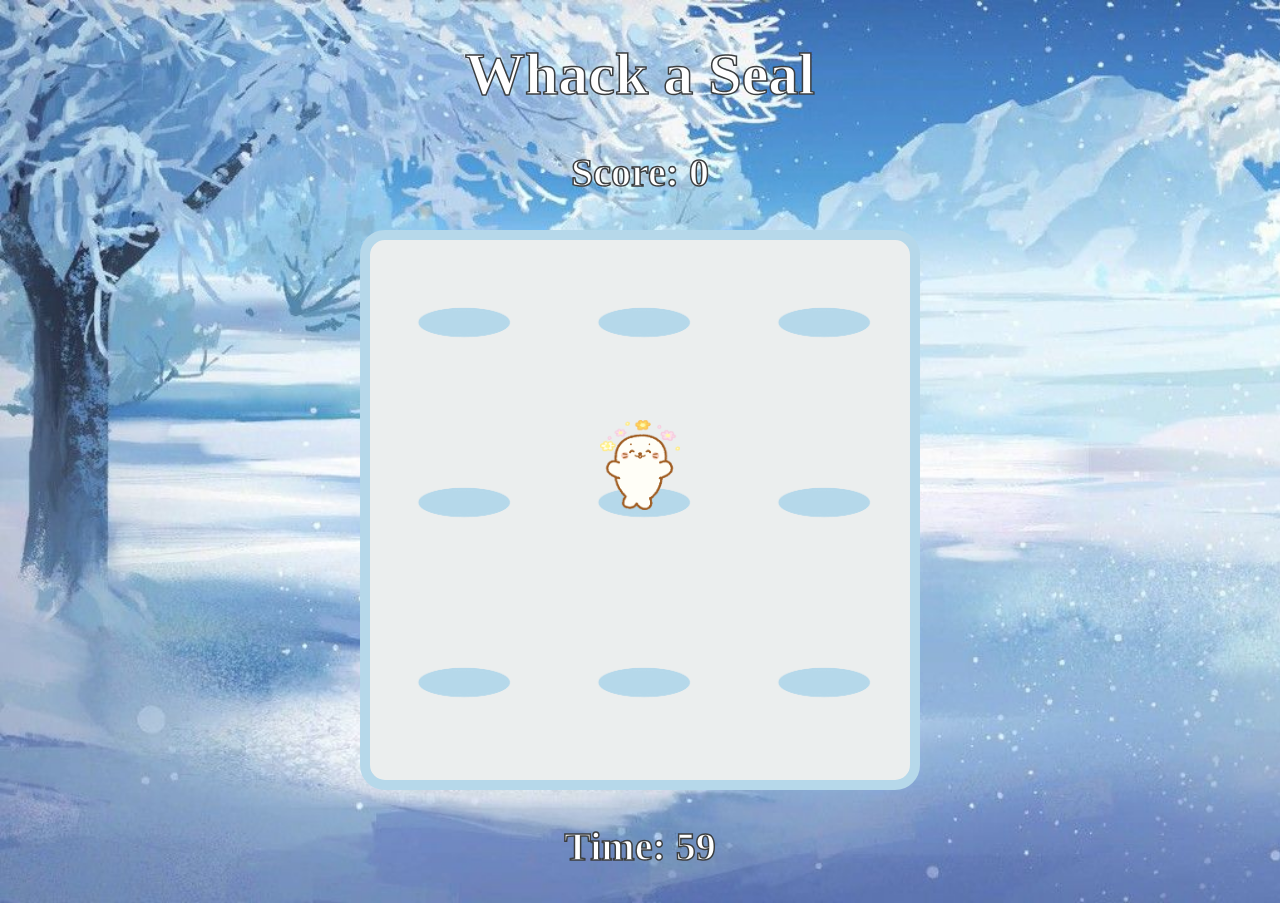
<file: index.html>
<!DOCTYPE html>
<html>
<head>
    <meta charset="UTF-8">
    <meta name="viewport" content="width=device-width, initial-scale=1.0">
    <title>Whack a Seal</title> 
    <link rel="stylesheet" href="mole.css">
    <script src="mole.js"></script>
</head>
<body>
    <h1>Whack a Seal</h1> 
    <h2 id = "score" >Score: 0</h2>
    <!-- 3x3 --> 
    <div id="board">
    </div>
</body>
</html>
<h2 id = "timer"> Time: 60</h2>
</file>
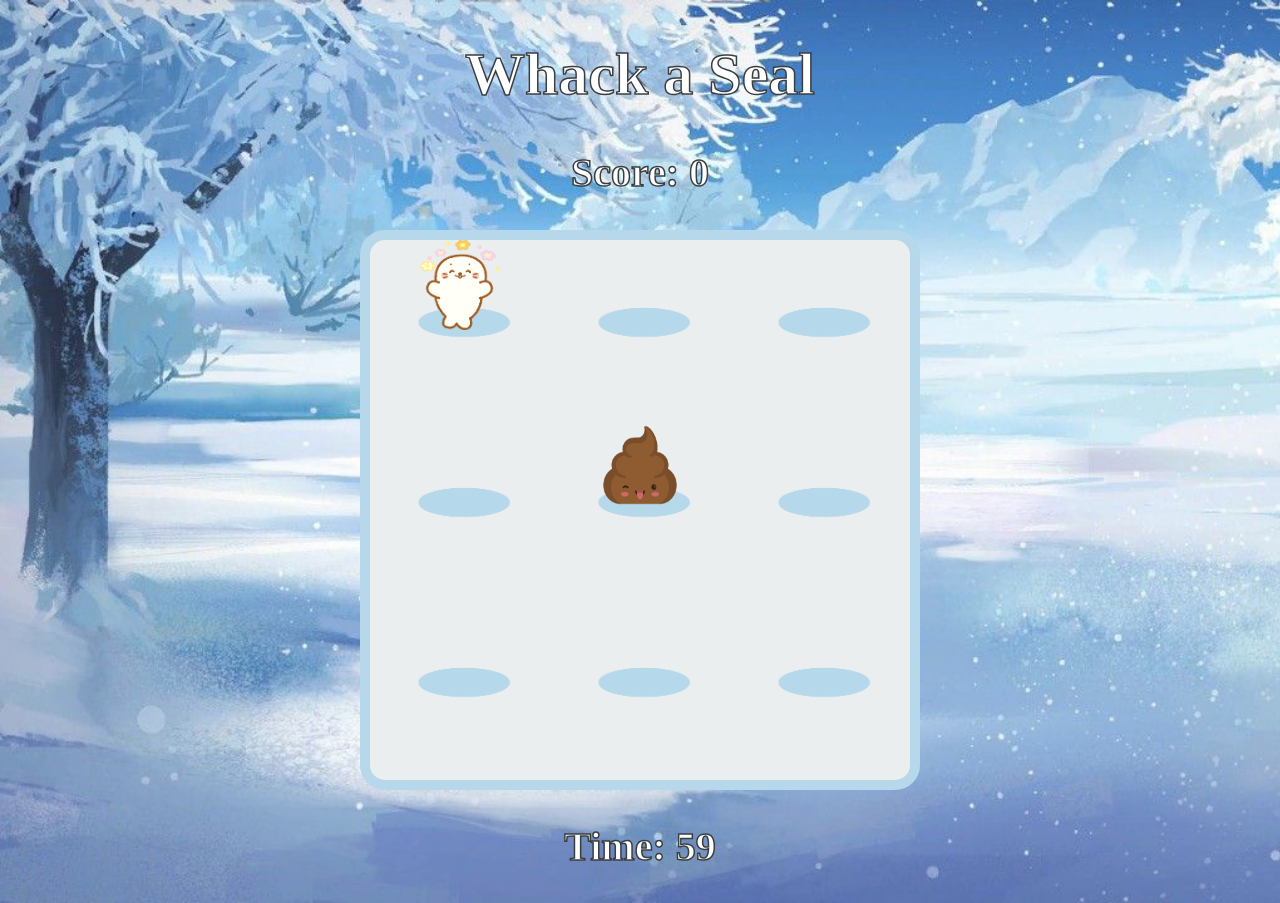
<file: Whack a seal.html>
<!DOCTYPE html>
<html>
<head>
    <meta charset="UTF-8">
    <meta name="viewport" content="width=device-width, initial-scale=1.0">
    <title>Whack a Seal</title> 
    <link rel="stylesheet" href="mole.css">
    <script src="mole.js"></script>
</head>
<body>
    <h1>Whack a Seal</h1> 
    <h2 id = "score" >Score: 0</h2>
    <!-- 3x3 --> 
    <div id="board">
    </div>
</body>
</html>
<h2 id = "timer"> Time: 60</h2>
</file>
<file: mole.css>
html, body {
    min-height: 100%;
    margin: 0;
}

body {
    /*background*/
    
    font-family:'Lucida Sans', 'Lucida Sans Regular', 'Lucida Grande', 'Lucida Sans Unicode', Geneva, Verdana, sans-serif
    text-align: center;
    background-image: url("./snowy.jpg");
    background-size: cover;
   
    
}

h1 {
    color: rgb(255, 255, 255);
    -webkit-text-stroke: 1.5px rgb(59, 62, 64);
    font-size: 60px;
    font-weight: bold;
    text-align: center;
    
}

h2 {
    color: rgb(255, 255, 255);
    -webkit-text-stroke: 1.5px rgb(59, 62, 64);
    font-size: 40px;
    font-weight: bold;
    text-align: center;
}

#board {
    width:540px;
    height:540px;
    background-color: rgb(235, 238, 238);
    margin: 0 auto;
    display: flex;
    flex-wrap: wrap;
    border: 10px solid rgb(182, 216, 234);
    border-radius: 25px;
}

#board div {
    width: 180px;
    height:180px;
    background-image: url("./hole.png");
    background-size: cover;
    background-position: center;
    display: flex;
    justify-content:center;
   
    
   
}

#board div img {
    width: 80px;
    height: 90px;

    /*Making user unable to select images*/
    user-select: none;
    -moz-user-select: none;
    -webkit-user-drag: none;
    -webkit-user-select: none;
    -ms-user-select: none;
}
</file>
